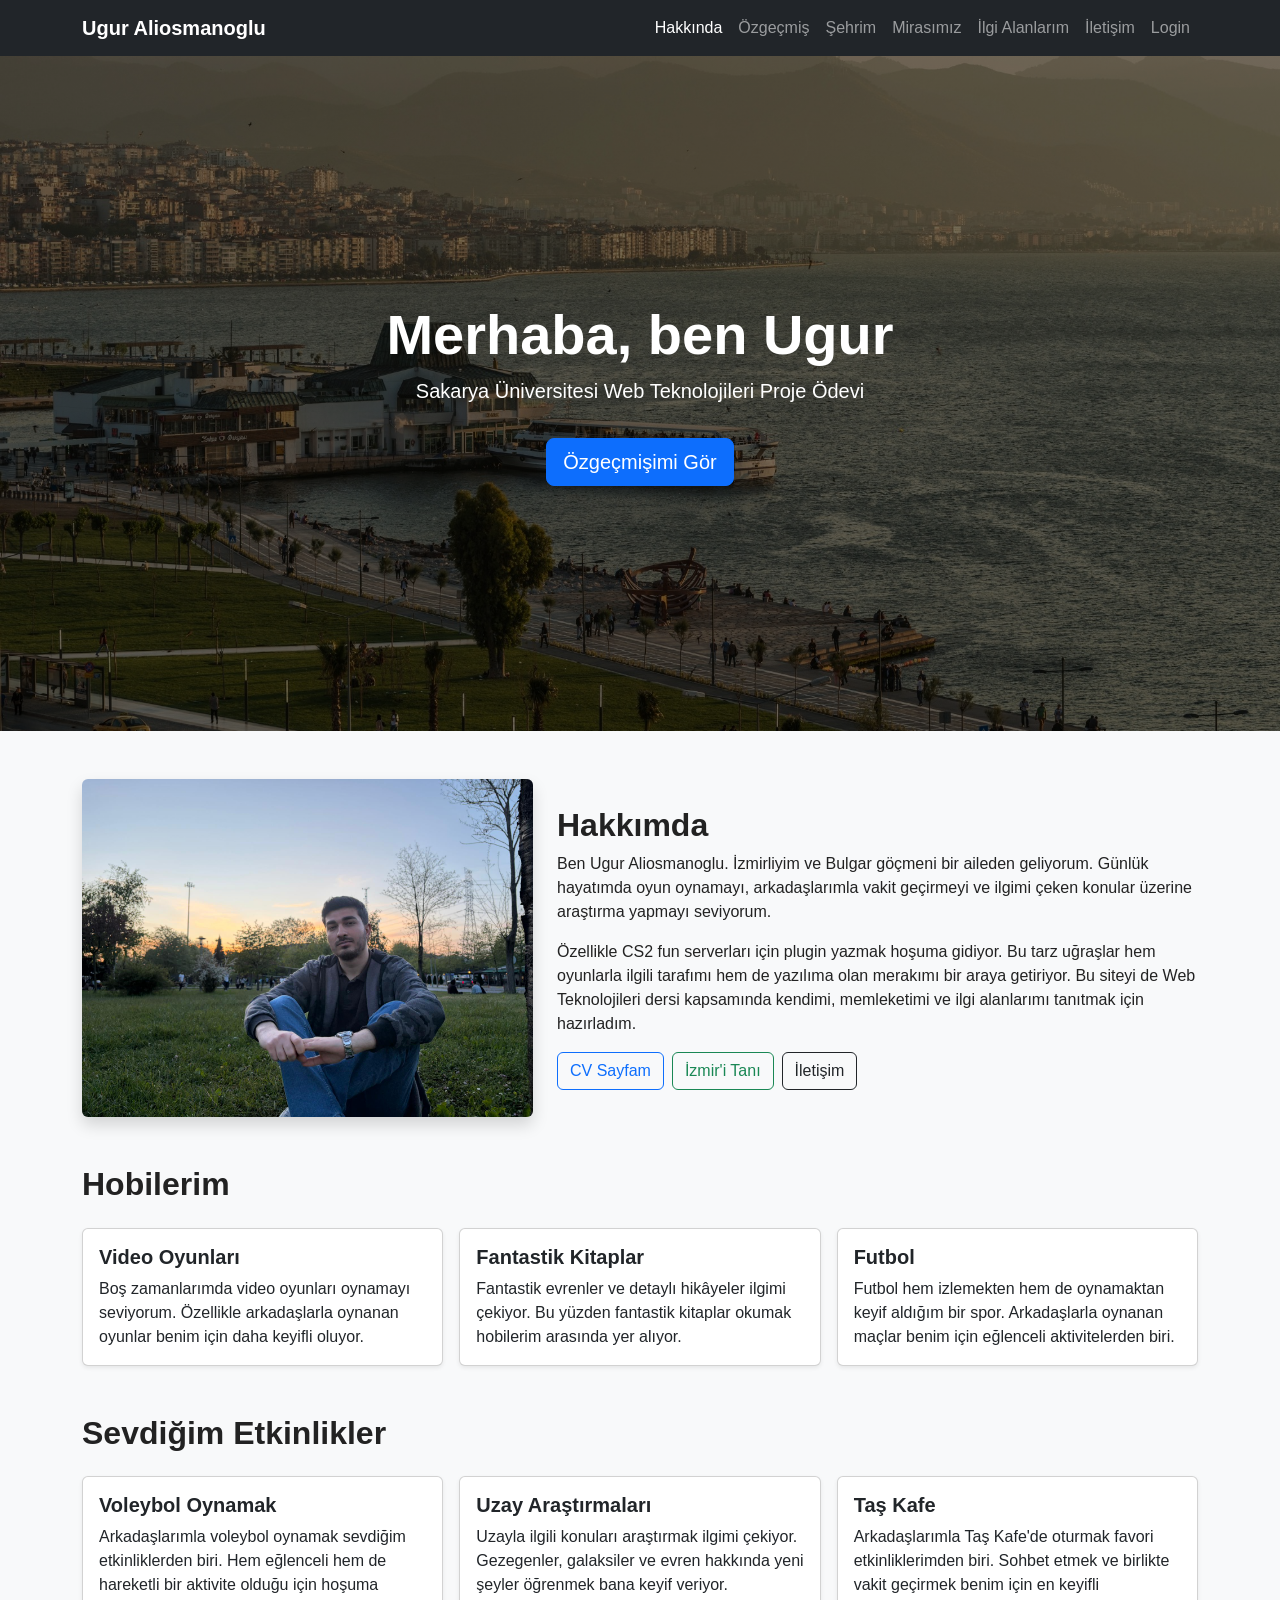
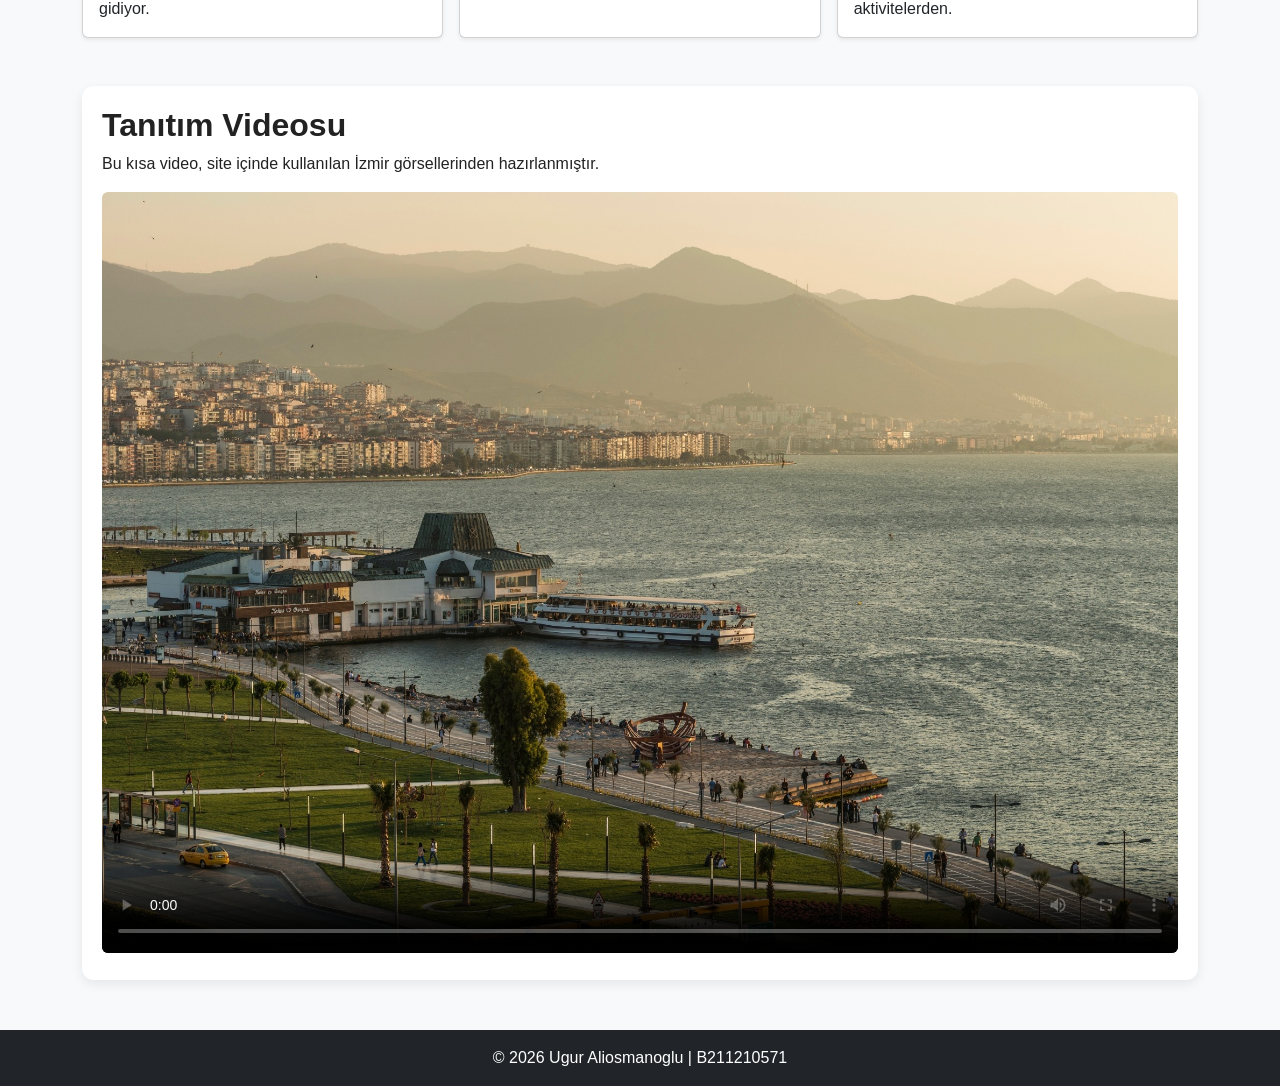
<file: index.html>
<!DOCTYPE html>
<html lang="tr">
<head>
  <meta charset="UTF-8">
  <meta name="viewport" content="width=device-width, initial-scale=1.0">
  <title>Ugur Aliosmanoglu | Hakkında</title>

  <!-- Bootstrap CSS -->
  <link href="https://cdn.jsdelivr.net/npm/bootstrap@5.3.3/dist/css/bootstrap.min.css" rel="stylesheet">

  <!-- Harici CSS -->
  <link rel="stylesheet" href="css/style.css">
</head>
<body>

  <!-- Navbar -->
  <nav class="navbar navbar-expand-lg navbar-dark bg-dark fixed-top">
    <div class="container">
      <a class="navbar-brand fw-bold" href="index.html">Ugur Aliosmanoglu</a>
      <button class="navbar-toggler" type="button" data-bs-toggle="collapse" data-bs-target="#navbarNav">
        <span class="navbar-toggler-icon"></span>
      </button>

      <div class="collapse navbar-collapse" id="navbarNav">
        <ul class="navbar-nav ms-auto">
          <li class="nav-item"><a class="nav-link active" href="index.html">Hakkında</a></li>
          <li class="nav-item"><a class="nav-link" href="cv.html">Özgeçmiş</a></li>
          <li class="nav-item"><a class="nav-link" href="sehrim.html">Şehrim</a></li>
          <li class="nav-item"><a class="nav-link" href="mirasimiz.html">Mirasımız</a></li>
          <li class="nav-item"><a class="nav-link" href="ilgi-alanlarim.html">İlgi Alanlarım</a></li>
          <li class="nav-item"><a class="nav-link" href="iletisim.html">İletişim</a></li>
          <li class="nav-item"><a class="nav-link" href="login.html">Login</a></li>
        </ul>
      </div>
    </div>
  </nav>

  <!-- Hero Alanı -->
  <header class="hero-section text-white text-center d-flex align-items-center">
    <div class="container">
      <h1 class="display-4 fw-bold">Merhaba, ben Ugur</h1>
      <p class="lead">Sakarya Üniversitesi Web Teknolojileri Proje Ödevi</p>
      <a href="cv.html" class="btn btn-primary btn-lg mt-3">Özgeçmişimi Gör</a>
    </div>
  </header>

  <!-- Hakkında İçerik -->
  <main class="container my-5">
    <section class="row align-items-center g-4">
      <div class="col-md-5 text-center">
        <img src="img/profil.jpg" alt="Profil Fotoğrafı" class="img-fluid rounded shadow profile-img">
      </div>

      <div class="col-md-7">
        <h2>Hakkımda</h2>
        <p>
          Ben Ugur Aliosmanoglu. İzmirliyim ve Bulgar göçmeni bir aileden geliyorum.
          Günlük hayatımda oyun oynamayı, arkadaşlarımla vakit geçirmeyi ve ilgimi çeken
          konular üzerine araştırma yapmayı seviyorum.
        </p>
        <p>
          Özellikle CS2 fun serverları için plugin yazmak hoşuma gidiyor. Bu tarz uğraşlar
          hem oyunlarla ilgili tarafımı hem de yazılıma olan merakımı bir araya getiriyor.
          Bu siteyi de Web Teknolojileri dersi kapsamında kendimi, memleketimi ve ilgi
          alanlarımı tanıtmak için hazırladım.
        </p>
        <div class="d-flex gap-2 flex-wrap mt-3">
          <a href="cv.html" class="btn btn-outline-primary">CV Sayfam</a>
          <a href="sehrim.html" class="btn btn-outline-success">İzmir'i Tanı</a>
          <a href="iletisim.html" class="btn btn-outline-dark">İletişim</a>
        </div>
      </div>
    </section>

    <section class="my-5">
      <h2>Hobilerim</h2>
      <div class="row g-3 mt-2">
        <div class="col-md-4">
          <div class="card h-100 shadow-sm">
            <div class="card-body">
              <h5 class="card-title">Video Oyunları</h5>
              <p class="card-text">
                Boş zamanlarımda video oyunları oynamayı seviyorum. Özellikle arkadaşlarla
                oynanan oyunlar benim için daha keyifli oluyor.
              </p>
            </div>
          </div>
        </div>

        <div class="col-md-4">
          <div class="card h-100 shadow-sm">
            <div class="card-body">
              <h5 class="card-title">Fantastik Kitaplar</h5>
              <p class="card-text">
                Fantastik evrenler ve detaylı hikâyeler ilgimi çekiyor. Bu yüzden fantastik
                kitaplar okumak hobilerim arasında yer alıyor.
              </p>
            </div>
          </div>
        </div>

        <div class="col-md-4">
          <div class="card h-100 shadow-sm">
            <div class="card-body">
              <h5 class="card-title">Futbol</h5>
              <p class="card-text">
                Futbol hem izlemekten hem de oynamaktan keyif aldığım bir spor. Arkadaşlarla
                oynanan maçlar benim için eğlenceli aktivitelerden biri.
              </p>
            </div>
          </div>
        </div>
      </div>
    </section>

    <section class="my-5">
      <h2>Sevdiğim Etkinlikler</h2>
      <div class="row g-3 mt-2">
        <div class="col-md-4">
          <div class="card h-100 shadow-sm">
            <div class="card-body">
              <h5 class="card-title">Voleybol Oynamak</h5>
              <p class="card-text">
                Arkadaşlarımla voleybol oynamak sevdiğim etkinliklerden biri. Hem eğlenceli
                hem de hareketli bir aktivite olduğu için hoşuma gidiyor.
              </p>
            </div>
          </div>
        </div>

        <div class="col-md-4">
          <div class="card h-100 shadow-sm">
            <div class="card-body">
              <h5 class="card-title">Uzay Araştırmaları</h5>
              <p class="card-text">
                Uzayla ilgili konuları araştırmak ilgimi çekiyor. Gezegenler, galaksiler ve
                evren hakkında yeni şeyler öğrenmek bana keyif veriyor.
              </p>
            </div>
          </div>
        </div>

        <div class="col-md-4">
          <div class="card h-100 shadow-sm">
            <div class="card-body">
              <h5 class="card-title">Taş Kafe</h5>
              <p class="card-text">
                Arkadaşlarımla Taş Kafe'de oturmak favori etkinliklerimden biri. Sohbet etmek
                ve birlikte vakit geçirmek benim için en keyifli aktivitelerden.
              </p>
            </div>
          </div>
        </div>
      </div>
    </section>

    <section class="my-5">
      <div class="video-box">
        <h2>Tanıtım Videosu</h2>
        <p>Bu kısa video, site içinde kullanılan İzmir görsellerinden hazırlanmıştır.</p>
        <video class="w-100 rounded" controls poster="img/izmir-1.jpg">
          <source src="video/izmir-tanitim.mp4" type="video/mp4">
          Tarayıcınız video etiketini desteklemiyor.
        </video>
      </div>
    </section>
  </main>

  <footer class="bg-dark text-white text-center py-3">
    <p class="mb-0">© 2026 Ugur Aliosmanoglu | B211210571</p>
  </footer>

  <!-- Bootstrap JS -->
  <script src="https://cdn.jsdelivr.net/npm/bootstrap@5.3.3/dist/js/bootstrap.bundle.min.js"></script>
  <script src="js/main.js"></script>
</body>
</html>
</file>
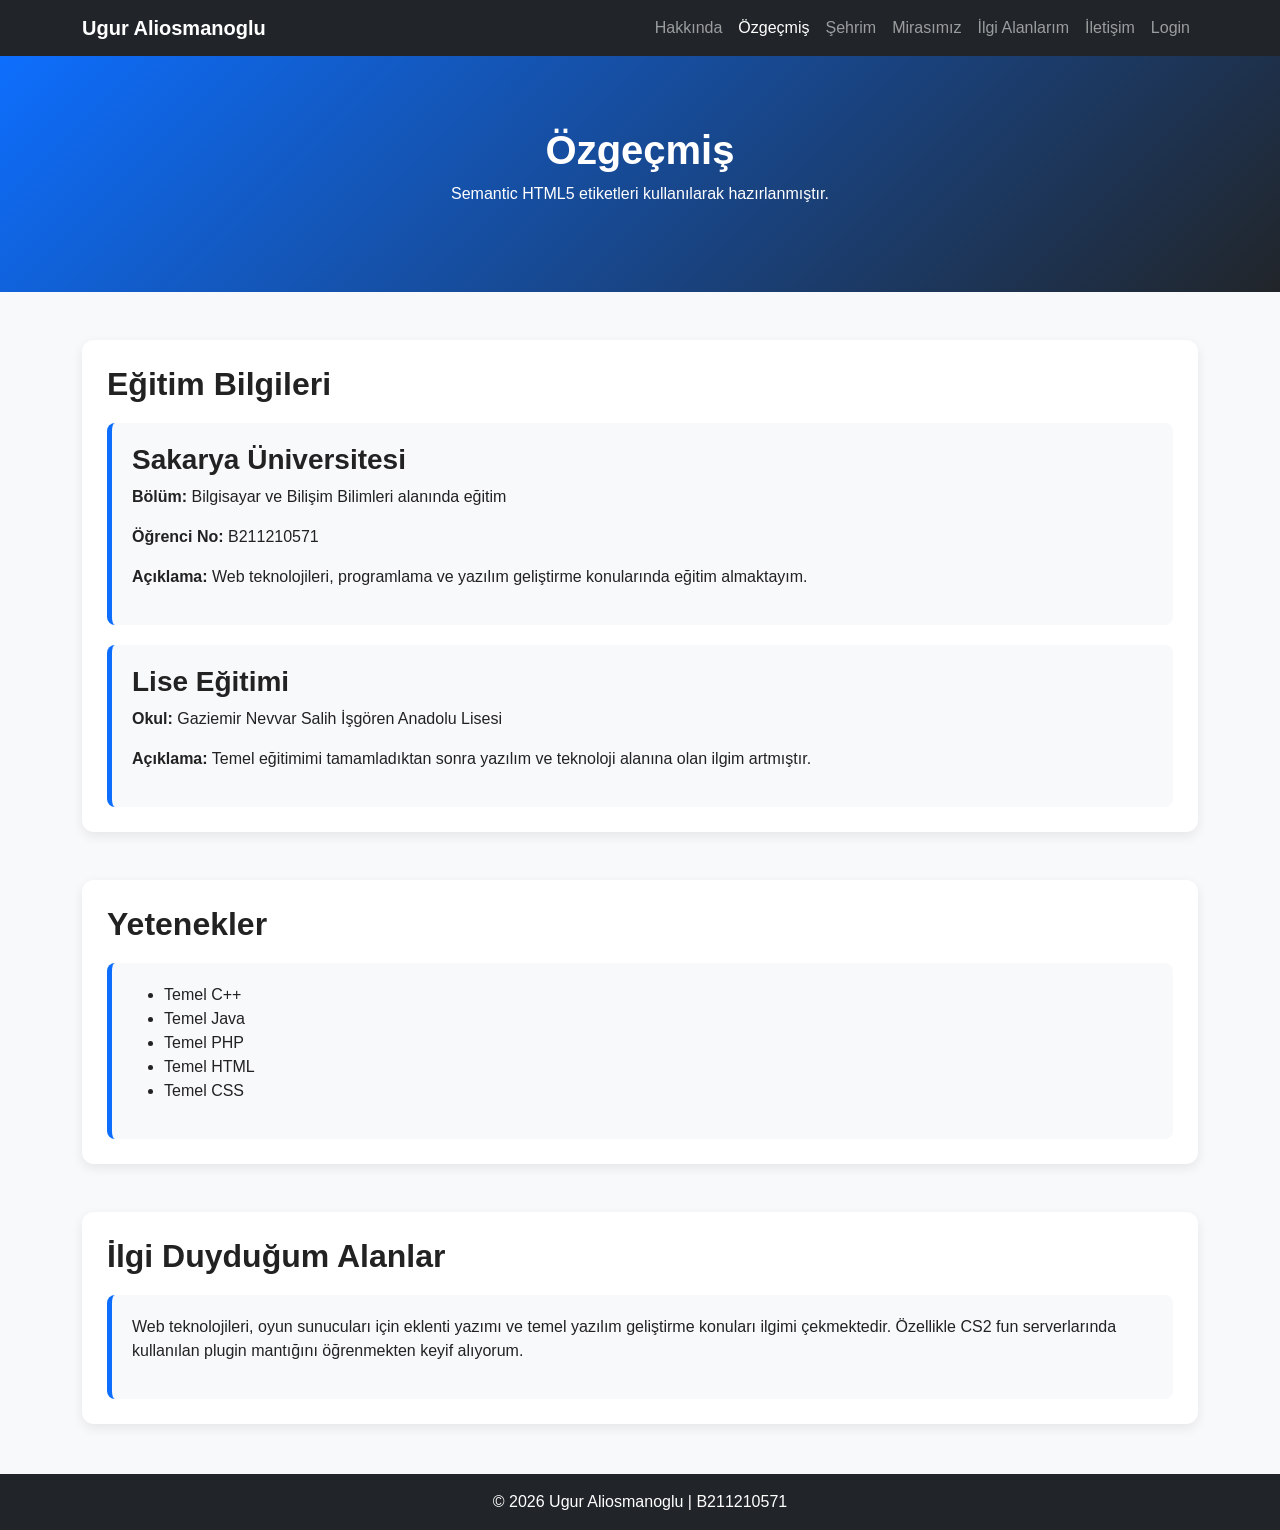
<file: cv.html>
<!DOCTYPE html>
<html lang="tr">
<head>
  <meta charset="UTF-8">
  <meta name="viewport" content="width=device-width, initial-scale=1.0">
  <title>Ugur Aliosmanoglu | Özgeçmiş</title>
  <link href="https://cdn.jsdelivr.net/npm/bootstrap@5.3.3/dist/css/bootstrap.min.css" rel="stylesheet">
  <link rel="stylesheet" href="css/style.css">
</head>
<body>

  <nav class="navbar navbar-expand-lg navbar-dark bg-dark fixed-top">
    <div class="container">
      <a class="navbar-brand fw-bold" href="index.html">Ugur Aliosmanoglu</a>
      <button class="navbar-toggler" type="button" data-bs-toggle="collapse" data-bs-target="#navbarNav">
        <span class="navbar-toggler-icon"></span>
      </button>
      <div class="collapse navbar-collapse" id="navbarNav">
        <ul class="navbar-nav ms-auto">
          <li class="nav-item"><a class="nav-link" href="index.html">Hakkında</a></li>
          <li class="nav-item"><a class="nav-link active" href="cv.html">Özgeçmiş</a></li>
          <li class="nav-item"><a class="nav-link" href="sehrim.html">Şehrim</a></li>
          <li class="nav-item"><a class="nav-link" href="mirasimiz.html">Mirasımız</a></li>
          <li class="nav-item"><a class="nav-link" href="ilgi-alanlarim.html">İlgi Alanlarım</a></li>
          <li class="nav-item"><a class="nav-link" href="iletisim.html">İletişim</a></li>
          <li class="nav-item"><a class="nav-link" href="login.html">Login</a></li>
        </ul>
      </div>
    </div>
  </nav>

  <header class="page-header text-center">
    <div class="container">
      <h1>Özgeçmiş</h1>
      <p>Semantic HTML5 etiketleri kullanılarak hazırlanmıştır.</p>
    </div>
  </header>

  <main class="container my-5">
    <section class="cv-section">
      <h2>Eğitim Bilgileri</h2>

      <article class="cv-card">
        <h3>Sakarya Üniversitesi</h3>
        <p><strong>Bölüm:</strong> Bilgisayar ve Bilişim Bilimleri alanında eğitim</p>
        <p><strong>Öğrenci No:</strong> B211210571</p>
        <p><strong>Açıklama:</strong> Web teknolojileri, programlama ve yazılım geliştirme konularında eğitim almaktayım.</p>
      </article>

      <article class="cv-card">
        <h3>Lise Eğitimi</h3>
        <p><strong>Okul:</strong> Gaziemir Nevvar Salih İşgören Anadolu Lisesi</p>
        <p><strong>Açıklama:</strong> Temel eğitimimi tamamladıktan sonra yazılım ve teknoloji alanına olan ilgim artmıştır.</p>
      </article>
    </section>

    <section class="cv-section mt-5">
      <h2>Yetenekler</h2>
      <article class="cv-card">
        <ul>
          <li>Temel C++</li>
          <li>Temel Java</li>
          <li>Temel PHP</li>
          <li>Temel HTML</li>
          <li>Temel CSS</li>
        </ul>
      </article>
    </section>

    <section class="cv-section mt-5">
      <h2>İlgi Duyduğum Alanlar</h2>
      <article class="cv-card">
        <p>
          Web teknolojileri, oyun sunucuları için eklenti yazımı ve temel yazılım geliştirme konuları ilgimi çekmektedir.
          Özellikle CS2 fun serverlarında kullanılan plugin mantığını öğrenmekten keyif alıyorum.
        </p>
      </article>
    </section>
  </main>

  <footer class="bg-dark text-white text-center py-3">
    <p class="mb-0">© 2026 Ugur Aliosmanoglu | B211210571</p>
  </footer>

  <script src="https://cdn.jsdelivr.net/npm/bootstrap@5.3.3/dist/js/bootstrap.bundle.min.js"></script>
</body>
</html>
</file>
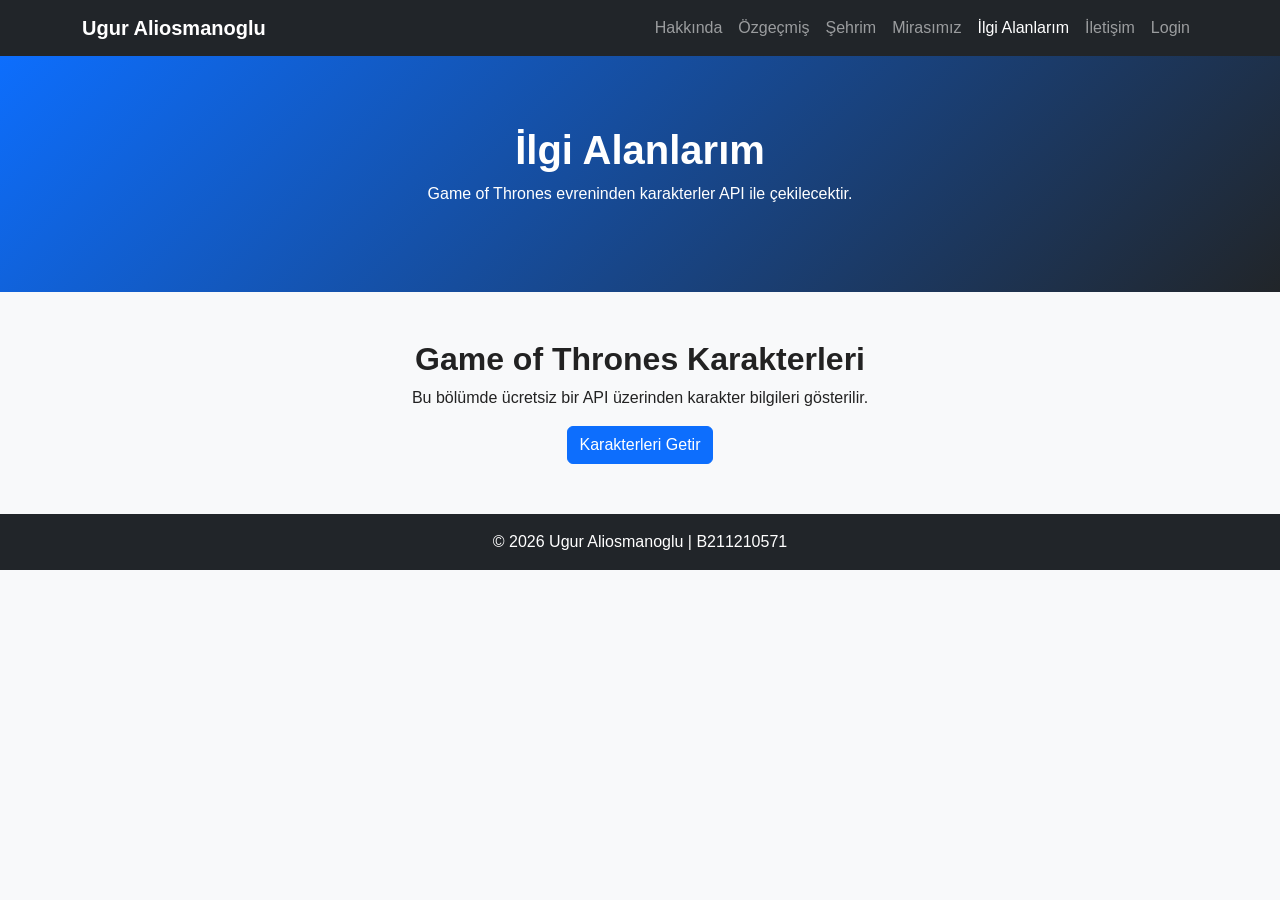
<file: ilgi-alanlarim.html>
<!DOCTYPE html>
<html lang="tr">
<head>
  <meta charset="UTF-8">
  <meta name="viewport" content="width=device-width, initial-scale=1.0">
  <title>Ugur Aliosmanoglu | İlgi Alanlarım</title>
  <link href="https://cdn.jsdelivr.net/npm/bootstrap@5.3.3/dist/css/bootstrap.min.css" rel="stylesheet">
  <link rel="stylesheet" href="css/style.css">
</head>
<body>

  <nav class="navbar navbar-expand-lg navbar-dark bg-dark fixed-top">
    <div class="container">
      <a class="navbar-brand fw-bold" href="index.html">Ugur Aliosmanoglu</a>
      <button class="navbar-toggler" type="button" data-bs-toggle="collapse" data-bs-target="#navbarNav">
        <span class="navbar-toggler-icon"></span>
      </button>
      <div class="collapse navbar-collapse" id="navbarNav">
        <ul class="navbar-nav ms-auto">
          <li class="nav-item"><a class="nav-link" href="index.html">Hakkında</a></li>
          <li class="nav-item"><a class="nav-link" href="cv.html">Özgeçmiş</a></li>
          <li class="nav-item"><a class="nav-link" href="sehrim.html">Şehrim</a></li>
          <li class="nav-item"><a class="nav-link" href="mirasimiz.html">Mirasımız</a></li>
          <li class="nav-item"><a class="nav-link active" href="ilgi-alanlarim.html">İlgi Alanlarım</a></li>
          <li class="nav-item"><a class="nav-link" href="iletisim.html">İletişim</a></li>
          <li class="nav-item"><a class="nav-link" href="login.html">Login</a></li>
        </ul>
      </div>
    </div>
  </nav>

  <header class="page-header text-center">
    <div class="container">
      <h1>İlgi Alanlarım</h1>
      <p>Game of Thrones evreninden karakterler API ile çekilecektir.</p>
    </div>
  </header>

  <main class="container my-5">
    <section class="text-center mb-4">
      <h2>Game of Thrones Karakterleri</h2>
      <p>Bu bölümde ücretsiz bir API üzerinden karakter bilgileri gösterilir.</p>
      <button class="btn btn-primary" id="karakterleriGetirBtn">Karakterleri Getir</button>
    </section>

    <section>
      <div class="row g-4" id="karakterListesi">
        <!-- API'den gelen karakter kartları buraya eklenecek -->
      </div>
    </section>
  </main>

  <footer class="bg-dark text-white text-center py-3">
    <p class="mb-0">© 2026 Ugur Aliosmanoglu | B211210571</p>
  </footer>

  <script src="https://cdn.jsdelivr.net/npm/bootstrap@5.3.3/dist/js/bootstrap.bundle.min.js"></script>
  <script src="js/api.js"></script>
</body>
</html>
</file>
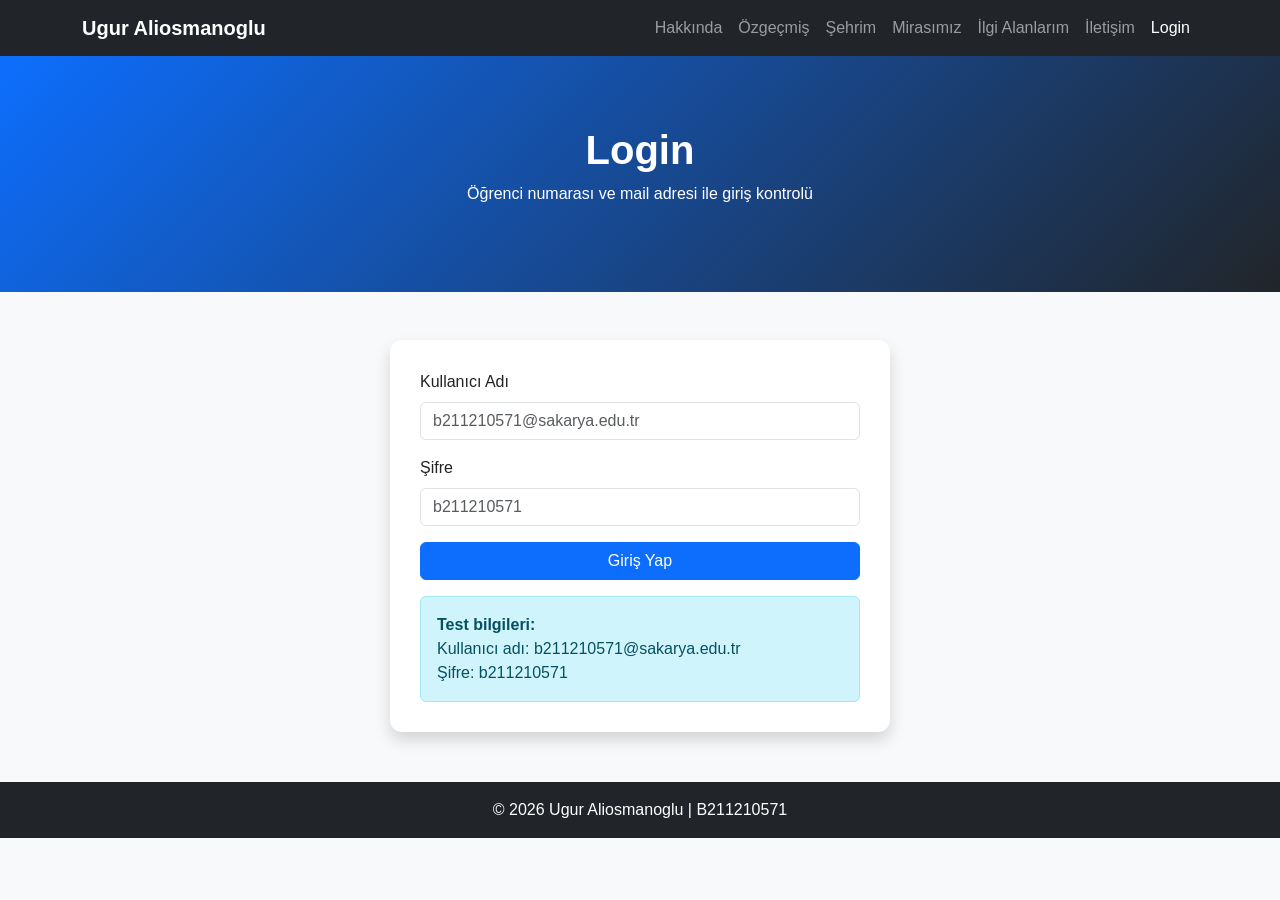
<file: login.html>
<!DOCTYPE html>
<html lang="tr">
<head>
  <meta charset="UTF-8">
  <meta name="viewport" content="width=device-width, initial-scale=1.0">
  <title>Ugur Aliosmanoglu | Login</title>
  <link href="https://cdn.jsdelivr.net/npm/bootstrap@5.3.3/dist/css/bootstrap.min.css" rel="stylesheet">
  <link rel="stylesheet" href="css/style.css">
</head>
<body>

  <nav class="navbar navbar-expand-lg navbar-dark bg-dark fixed-top">
    <div class="container">
      <a class="navbar-brand fw-bold" href="index.html">Ugur Aliosmanoglu</a>
      <button class="navbar-toggler" type="button" data-bs-toggle="collapse" data-bs-target="#navbarNav">
        <span class="navbar-toggler-icon"></span>
      </button>
      <div class="collapse navbar-collapse" id="navbarNav">
        <ul class="navbar-nav ms-auto">
          <li class="nav-item"><a class="nav-link" href="index.html">Hakkında</a></li>
          <li class="nav-item"><a class="nav-link" href="cv.html">Özgeçmiş</a></li>
          <li class="nav-item"><a class="nav-link" href="sehrim.html">Şehrim</a></li>
          <li class="nav-item"><a class="nav-link" href="mirasimiz.html">Mirasımız</a></li>
          <li class="nav-item"><a class="nav-link" href="ilgi-alanlarim.html">İlgi Alanlarım</a></li>
          <li class="nav-item"><a class="nav-link" href="iletisim.html">İletişim</a></li>
          <li class="nav-item"><a class="nav-link active" href="login.html">Login</a></li>
        </ul>
      </div>
    </div>
  </nav>

  <header class="page-header text-center">
    <div class="container">
      <h1>Login</h1>
      <p>Öğrenci numarası ve mail adresi ile giriş kontrolü</p>
    </div>
  </header>

  <main class="container my-5">
    <div class="login-container shadow">
      <form action="login.php" method="post" onsubmit="return loginKontrol()" novalidate>
        <div class="mb-3">
          <label for="kullaniciAdi" class="form-label">Kullanıcı Adı</label>
          <input type="text" class="form-control" id="kullaniciAdi" name="kullaniciAdi" placeholder="b211210571@sakarya.edu.tr">
        </div>

        <div class="mb-3">
          <label for="sifre" class="form-label">Şifre</label>
          <input type="password" class="form-control" id="sifre" name="sifre" placeholder="b211210571">
        </div>

        <div id="loginHata" class="alert alert-danger d-none"></div>

        <button type="submit" class="btn btn-primary w-100">Giriş Yap</button>
      </form>

      <div class="alert alert-info mt-3 mb-0">
        <strong>Test bilgileri:</strong><br>
        Kullanıcı adı: b211210571@sakarya.edu.tr<br>
        Şifre: b211210571
      </div>
    </div>
  </main>

  <footer class="bg-dark text-white text-center py-3">
    <p class="mb-0">© 2026 Ugur Aliosmanoglu | B211210571</p>
  </footer>

  <script src="https://cdn.jsdelivr.net/npm/bootstrap@5.3.3/dist/js/bootstrap.bundle.min.js"></script>
  <script src="js/main.js"></script>
</body>
</html>
</file>
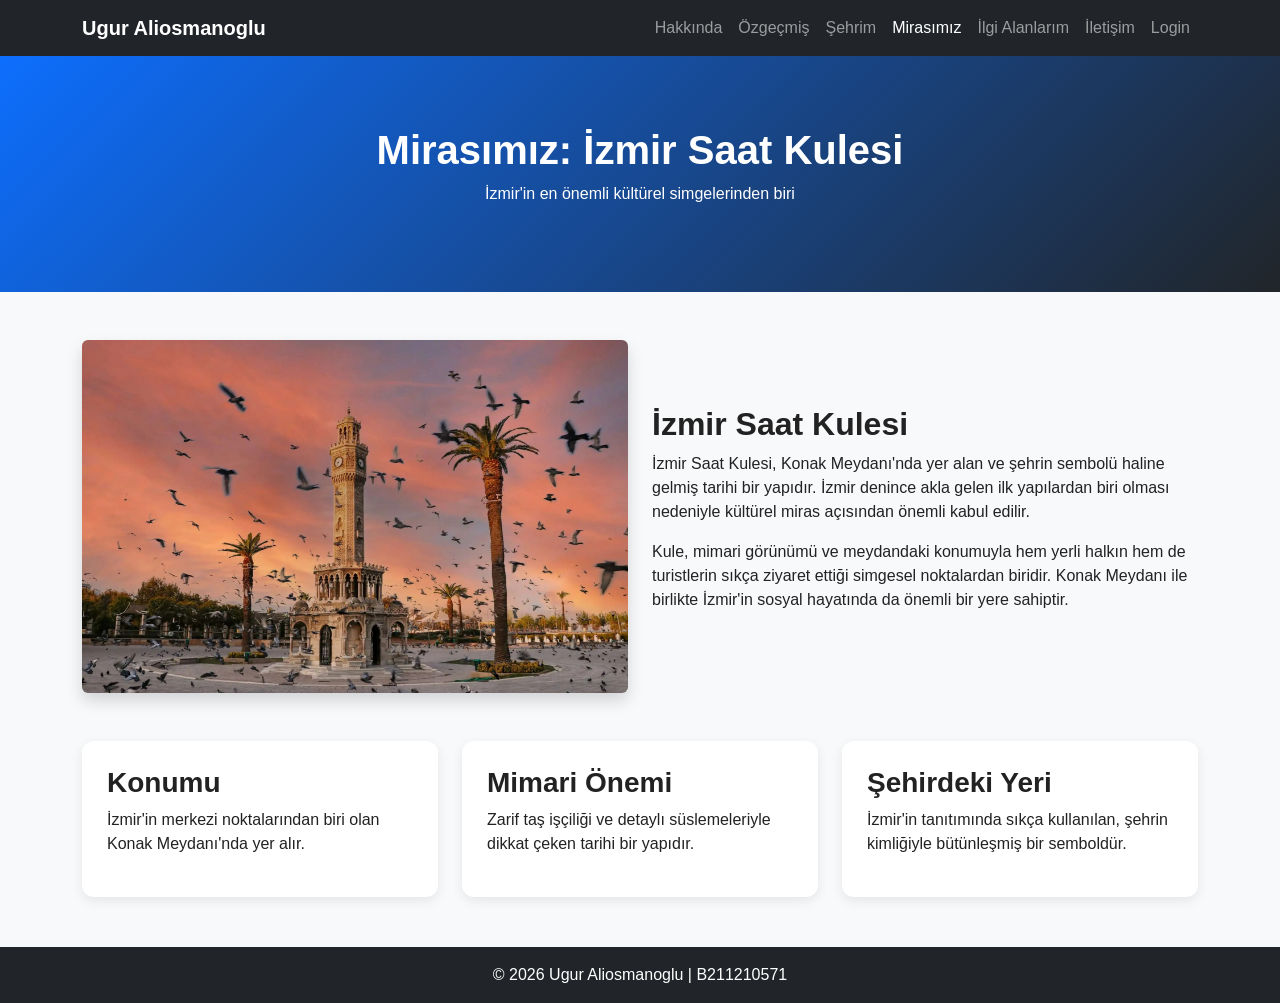
<file: mirasimiz.html>
<!DOCTYPE html>
<html lang="tr">
<head>
  <meta charset="UTF-8">
  <meta name="viewport" content="width=device-width, initial-scale=1.0">
  <title>Ugur Aliosmanoglu | Mirasımız</title>
  <link href="https://cdn.jsdelivr.net/npm/bootstrap@5.3.3/dist/css/bootstrap.min.css" rel="stylesheet">
  <link rel="stylesheet" href="css/style.css">
</head>
<body>

  <nav class="navbar navbar-expand-lg navbar-dark bg-dark fixed-top">
    <div class="container">
      <a class="navbar-brand fw-bold" href="index.html">Ugur Aliosmanoglu</a>
      <button class="navbar-toggler" type="button" data-bs-toggle="collapse" data-bs-target="#navbarNav">
        <span class="navbar-toggler-icon"></span>
      </button>
      <div class="collapse navbar-collapse" id="navbarNav">
        <ul class="navbar-nav ms-auto">
          <li class="nav-item"><a class="nav-link" href="index.html">Hakkında</a></li>
          <li class="nav-item"><a class="nav-link" href="cv.html">Özgeçmiş</a></li>
          <li class="nav-item"><a class="nav-link" href="sehrim.html">Şehrim</a></li>
          <li class="nav-item"><a class="nav-link active" href="mirasimiz.html">Mirasımız</a></li>
          <li class="nav-item"><a class="nav-link" href="ilgi-alanlarim.html">İlgi Alanlarım</a></li>
          <li class="nav-item"><a class="nav-link" href="iletisim.html">İletişim</a></li>
          <li class="nav-item"><a class="nav-link" href="login.html">Login</a></li>
        </ul>
      </div>
    </div>
  </nav>

  <header class="page-header text-center">
    <div class="container">
      <h1>Mirasımız: İzmir Saat Kulesi</h1>
      <p>İzmir'in en önemli kültürel simgelerinden biri</p>
    </div>
  </header>

  <main class="container my-5">
    <section class="row g-4 align-items-center">
      <div class="col-md-6">
        <img src="img/izmir-3.jpg" alt="İzmir Saat Kulesi" class="img-fluid rounded shadow heritage-img">
      </div>
      <div class="col-md-6">
        <h2>İzmir Saat Kulesi</h2>
        <p>
          İzmir Saat Kulesi, Konak Meydanı'nda yer alan ve şehrin sembolü haline gelmiş tarihi bir yapıdır.
          İzmir denince akla gelen ilk yapılardan biri olması nedeniyle kültürel miras açısından önemli kabul edilir.
        </p>
        <p>
          Kule, mimari görünümü ve meydandaki konumuyla hem yerli halkın hem de turistlerin sıkça ziyaret ettiği
          simgesel noktalardan biridir. Konak Meydanı ile birlikte İzmir'in sosyal hayatında da önemli bir yere sahiptir.
        </p>
      </div>
    </section>

    <section class="row g-4 mt-4">
      <div class="col-md-4">
        <div class="info-box">
          <h3>Konumu</h3>
          <p>İzmir'in merkezi noktalarından biri olan Konak Meydanı'nda yer alır.</p>
        </div>
      </div>
      <div class="col-md-4">
        <div class="info-box">
          <h3>Mimari Önemi</h3>
          <p>Zarif taş işçiliği ve detaylı süslemeleriyle dikkat çeken tarihi bir yapıdır.</p>
        </div>
      </div>
      <div class="col-md-4">
        <div class="info-box">
          <h3>Şehirdeki Yeri</h3>
          <p>İzmir'in tanıtımında sıkça kullanılan, şehrin kimliğiyle bütünleşmiş bir semboldür.</p>
        </div>
      </div>
    </section>
  </main>

  <footer class="bg-dark text-white text-center py-3">
    <p class="mb-0">© 2026 Ugur Aliosmanoglu | B211210571</p>
  </footer>

  <script src="https://cdn.jsdelivr.net/npm/bootstrap@5.3.3/dist/js/bootstrap.bundle.min.js"></script>
</body>
</html>
</file>
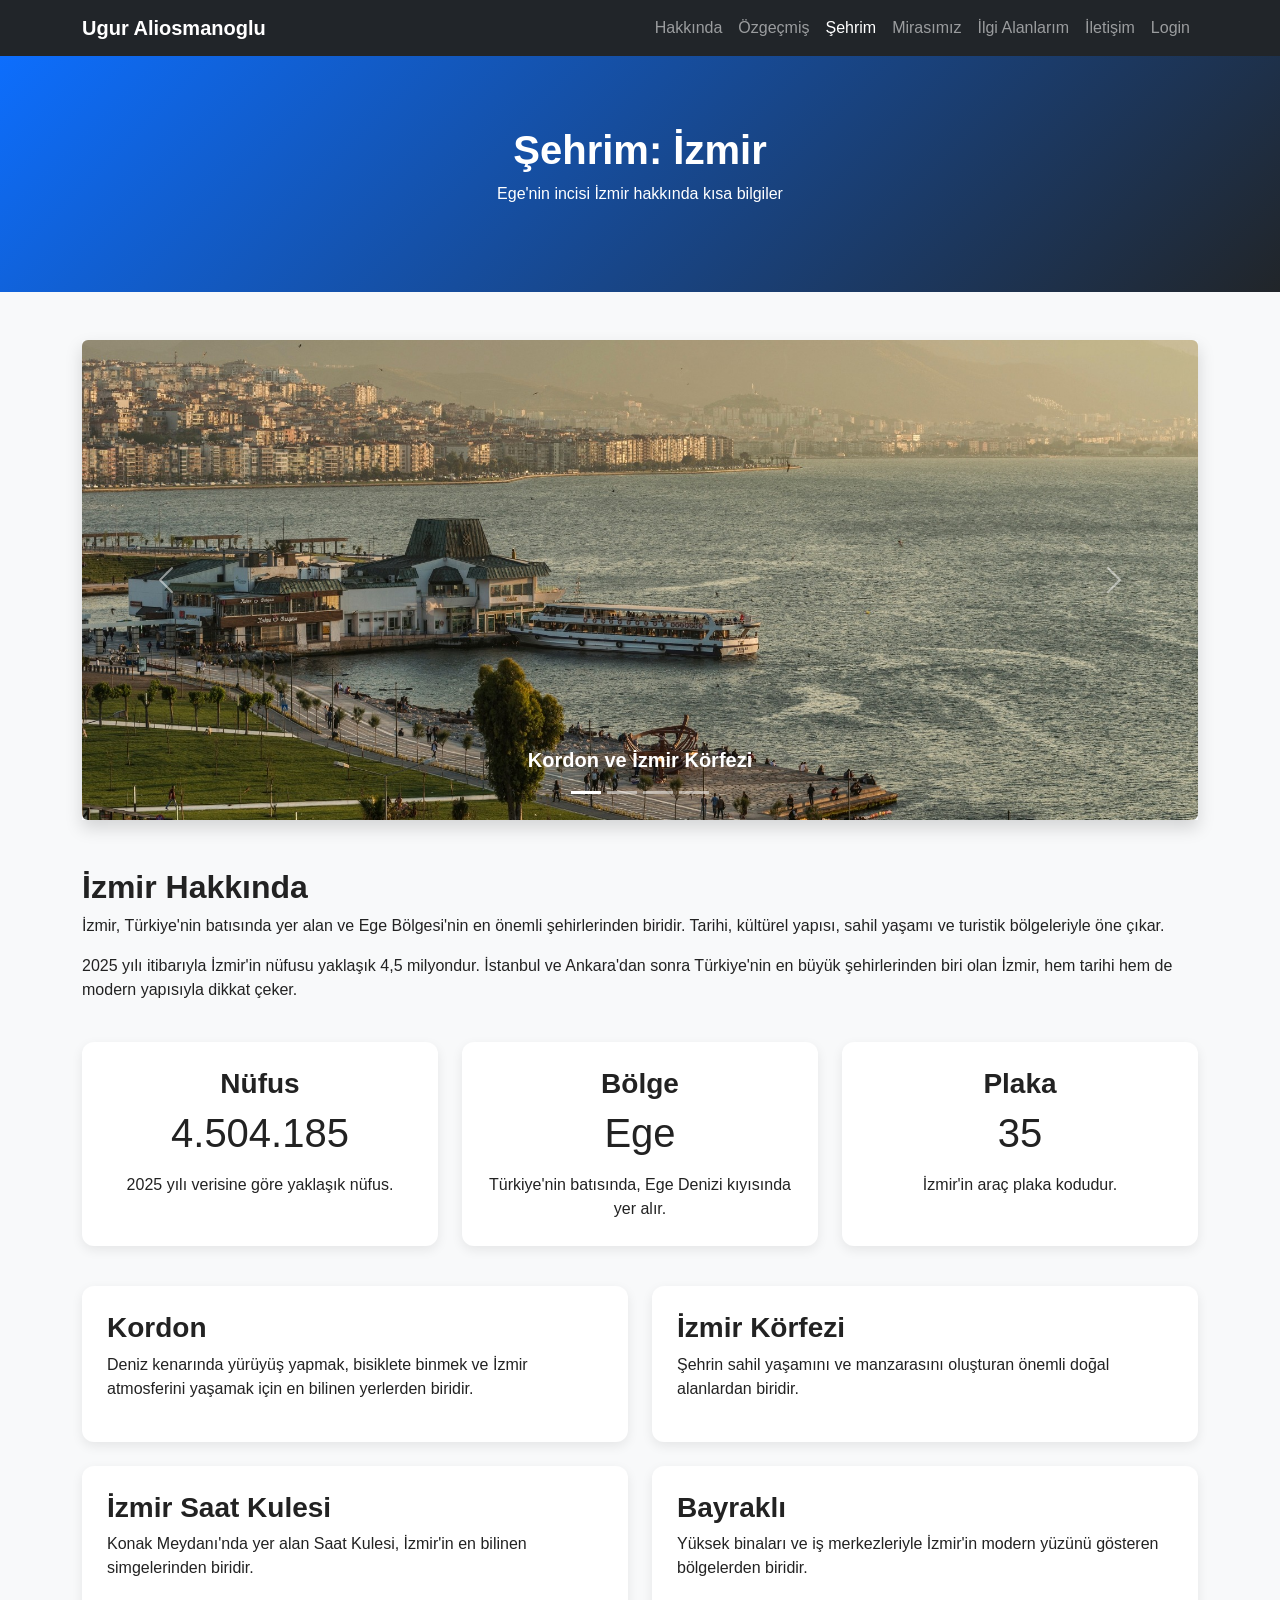
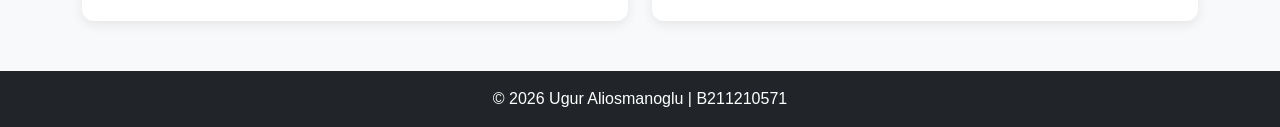
<file: sehrim.html>
<!DOCTYPE html>
<html lang="tr">
<head>
  <meta charset="UTF-8">
  <meta name="viewport" content="width=device-width, initial-scale=1.0">
  <title>Ugur Aliosmanoglu | Şehrim İzmir</title>
  <link href="https://cdn.jsdelivr.net/npm/bootstrap@5.3.3/dist/css/bootstrap.min.css" rel="stylesheet">
  <link rel="stylesheet" href="css/style.css">
</head>
<body>

  <nav class="navbar navbar-expand-lg navbar-dark bg-dark fixed-top">
    <div class="container">
      <a class="navbar-brand fw-bold" href="index.html">Ugur Aliosmanoglu</a>
      <button class="navbar-toggler" type="button" data-bs-toggle="collapse" data-bs-target="#navbarNav">
        <span class="navbar-toggler-icon"></span>
      </button>
      <div class="collapse navbar-collapse" id="navbarNav">
        <ul class="navbar-nav ms-auto">
          <li class="nav-item"><a class="nav-link" href="index.html">Hakkında</a></li>
          <li class="nav-item"><a class="nav-link" href="cv.html">Özgeçmiş</a></li>
          <li class="nav-item"><a class="nav-link active" href="sehrim.html">Şehrim</a></li>
          <li class="nav-item"><a class="nav-link" href="mirasimiz.html">Mirasımız</a></li>
          <li class="nav-item"><a class="nav-link" href="ilgi-alanlarim.html">İlgi Alanlarım</a></li>
          <li class="nav-item"><a class="nav-link" href="iletisim.html">İletişim</a></li>
          <li class="nav-item"><a class="nav-link" href="login.html">Login</a></li>
        </ul>
      </div>
    </div>
  </nav>

  <header class="page-header text-center">
    <div class="container">
      <h1>Şehrim: İzmir</h1>
      <p>Ege'nin incisi İzmir hakkında kısa bilgiler</p>
    </div>
  </header>

  <main class="container my-5">

    <!-- Slider -->
    <section class="mb-5">
      <div id="izmirSlider" class="carousel slide shadow" data-bs-ride="carousel" data-bs-interval="3000" data-bs-pause="false">
        <div class="carousel-indicators">
          <button type="button" data-bs-target="#izmirSlider" data-bs-slide-to="0" class="active"></button>
          <button type="button" data-bs-target="#izmirSlider" data-bs-slide-to="1"></button>
          <button type="button" data-bs-target="#izmirSlider" data-bs-slide-to="2"></button>
          <button type="button" data-bs-target="#izmirSlider" data-bs-slide-to="3"></button>
        </div>

        <div class="carousel-inner rounded">
          <div class="carousel-item active">
            <a href="#kordon">
              <img src="img/izmir-1.jpg" class="d-block w-100 slider-img" alt="İzmir Kordon ve Körfez">
            </a>
            <div class="carousel-caption d-none d-md-block">
              <h5>Kordon ve İzmir Körfezi</h5>
            </div>
          </div>

          <div class="carousel-item">
            <a href="#korfez">
              <img src="img/izmir-2.jpg" class="d-block w-100 slider-img" alt="İzmir Körfezi gece görünümü">
            </a>
            <div class="carousel-caption d-none d-md-block">
              <h5>İzmir Körfezi</h5>
            </div>
          </div>

          <div class="carousel-item">
            <a href="#saatkulesi">
              <img src="img/izmir-3.jpg" class="d-block w-100 slider-img" alt="İzmir Saat Kulesi">
            </a>
            <div class="carousel-caption d-none d-md-block">
              <h5>İzmir Saat Kulesi</h5>
            </div>
          </div>

          <div class="carousel-item">
            <a href="#bayrakli">
              <img src="img/izmir-4.jpg" class="d-block w-100 slider-img" alt="Bayraklı ve modern İzmir">
            </a>
            <div class="carousel-caption d-none d-md-block">
              <h5>Bayraklı ve Modern İzmir</h5>
            </div>
          </div>
        </div>

        <button class="carousel-control-prev" type="button" data-bs-target="#izmirSlider" data-bs-slide="prev">
          <span class="carousel-control-prev-icon"></span>
        </button>
        <button class="carousel-control-next" type="button" data-bs-target="#izmirSlider" data-bs-slide="next">
          <span class="carousel-control-next-icon"></span>
        </button>
      </div>
    </section>

    <section>
      <h2>İzmir Hakkında</h2>
      <p>
        İzmir, Türkiye'nin batısında yer alan ve Ege Bölgesi'nin en önemli şehirlerinden biridir.
        Tarihi, kültürel yapısı, sahil yaşamı ve turistik bölgeleriyle öne çıkar.
      </p>
      <p>
        2025 yılı itibarıyla İzmir'in nüfusu yaklaşık 4,5 milyondur. İstanbul ve Ankara'dan sonra Türkiye'nin
        en büyük şehirlerinden biri olan İzmir, hem tarihi hem de modern yapısıyla dikkat çeker.
      </p>
    </section>

    <section class="row g-4 mt-3">
      <div class="col-md-4">
        <div class="stat-box text-center">
          <h3>Nüfus</h3>
          <p class="display-6">4.504.185</p>
          <p class="mb-0">2025 yılı verisine göre yaklaşık nüfus.</p>
        </div>
      </div>
      <div class="col-md-4">
        <div class="stat-box text-center">
          <h3>Bölge</h3>
          <p class="display-6">Ege</p>
          <p class="mb-0">Türkiye'nin batısında, Ege Denizi kıyısında yer alır.</p>
        </div>
      </div>
      <div class="col-md-4">
        <div class="stat-box text-center">
          <h3>Plaka</h3>
          <p class="display-6">35</p>
          <p class="mb-0">İzmir'in araç plaka kodudur.</p>
        </div>
      </div>
    </section>

    <section class="row g-4 mt-3">
      <div class="col-md-6" id="kordon">
        <div class="info-box">
          <h3>Kordon</h3>
          <p>Deniz kenarında yürüyüş yapmak, bisiklete binmek ve İzmir atmosferini yaşamak için en bilinen yerlerden biridir.</p>
        </div>
      </div>
      <div class="col-md-6" id="korfez">
        <div class="info-box">
          <h3>İzmir Körfezi</h3>
          <p>Şehrin sahil yaşamını ve manzarasını oluşturan önemli doğal alanlardan biridir.</p>
        </div>
      </div>
      <div class="col-md-6" id="saatkulesi">
        <div class="info-box">
          <h3>İzmir Saat Kulesi</h3>
          <p>Konak Meydanı'nda yer alan Saat Kulesi, İzmir'in en bilinen simgelerinden biridir.</p>
        </div>
      </div>
      <div class="col-md-6" id="bayrakli">
        <div class="info-box">
          <h3>Bayraklı</h3>
          <p>Yüksek binaları ve iş merkezleriyle İzmir'in modern yüzünü gösteren bölgelerden biridir.</p>
        </div>
      </div>
    </section>
  </main>

  <footer class="bg-dark text-white text-center py-3">
    <p class="mb-0">© 2026 Ugur Aliosmanoglu | B211210571</p>
  </footer>

  <script src="https://cdn.jsdelivr.net/npm/bootstrap@5.3.3/dist/js/bootstrap.bundle.min.js"></script>
  <script src="js/main.js"></script>
</body>
</html>
</file>
<file: css/style.css>
/* Genel Ayarlar */
body {
  padding-top: 56px;
  font-family: Arial, Helvetica, sans-serif;
  background-color: #f8f9fa;
  color: #222;
}

h1, h2, h3, h4, h5 {
  font-weight: 700;
}

/* Ana Sayfa Hero */
.hero-section {
  min-height: 75vh;
  background: linear-gradient(rgba(0, 0, 0, 0.55), rgba(0, 0, 0, 0.55)), url('../img/izmir-1.jpg');
  background-size: cover;
  background-position: center;
}

.profile-img {
  max-height: 350px;
  object-fit: cover;
}

/* Sayfa Başlıkları */
.page-header {
  background: linear-gradient(135deg, #0d6efd, #212529);
  color: white;
  padding: 70px 0;
}

/* CV */
.cv-section {
  background-color: white;
  padding: 25px;
  border-radius: 12px;
  box-shadow: 0 4px 12px rgba(0, 0, 0, 0.08);
}

.cv-card {
  border-left: 5px solid #0d6efd;
  background-color: #f8f9fa;
  padding: 20px;
  margin-top: 20px;
  border-radius: 8px;
}

/* Şehrim Slider */
.slider-img {
  height: 480px;
  object-fit: cover;
}

.info-box {
  background-color: white;
  padding: 25px;
  border-radius: 12px;
  box-shadow: 0 4px 12px rgba(0, 0, 0, 0.08);
  height: 100%;
}

.stat-box {
  background-color: #ffffff;
  border-radius: 12px;
  padding: 25px;
  box-shadow: 0 4px 12px rgba(0, 0, 0, 0.08);
  height: 100%;
}

/* Mirasımız */
.heritage-img {
  max-height: 480px;
  width: 100%;
  object-fit: cover;
}

/* Formlar */
.form-container,
.login-container {
  background-color: white;
  padding: 30px;
  border-radius: 12px;
  max-width: 800px;
  margin: auto;
}

.login-container {
  max-width: 500px;
}

/* API Kartları */
.character-img {
  height: 300px;
  object-fit: cover;
}

/* Video */
.video-box {
  background-color: white;
  border-radius: 12px;
  padding: 20px;
  box-shadow: 0 4px 12px rgba(0, 0, 0, 0.08);
}

/* Footer */
footer {
  margin-top: 50px;
}

/* Responsive Düzenlemeler */
@media (max-width: 768px) {
  .hero-section {
    min-height: 60vh;
  }

  .slider-img {
    height: 280px;
  }

  .page-header {
    padding: 45px 0;
  }
}
</file>
